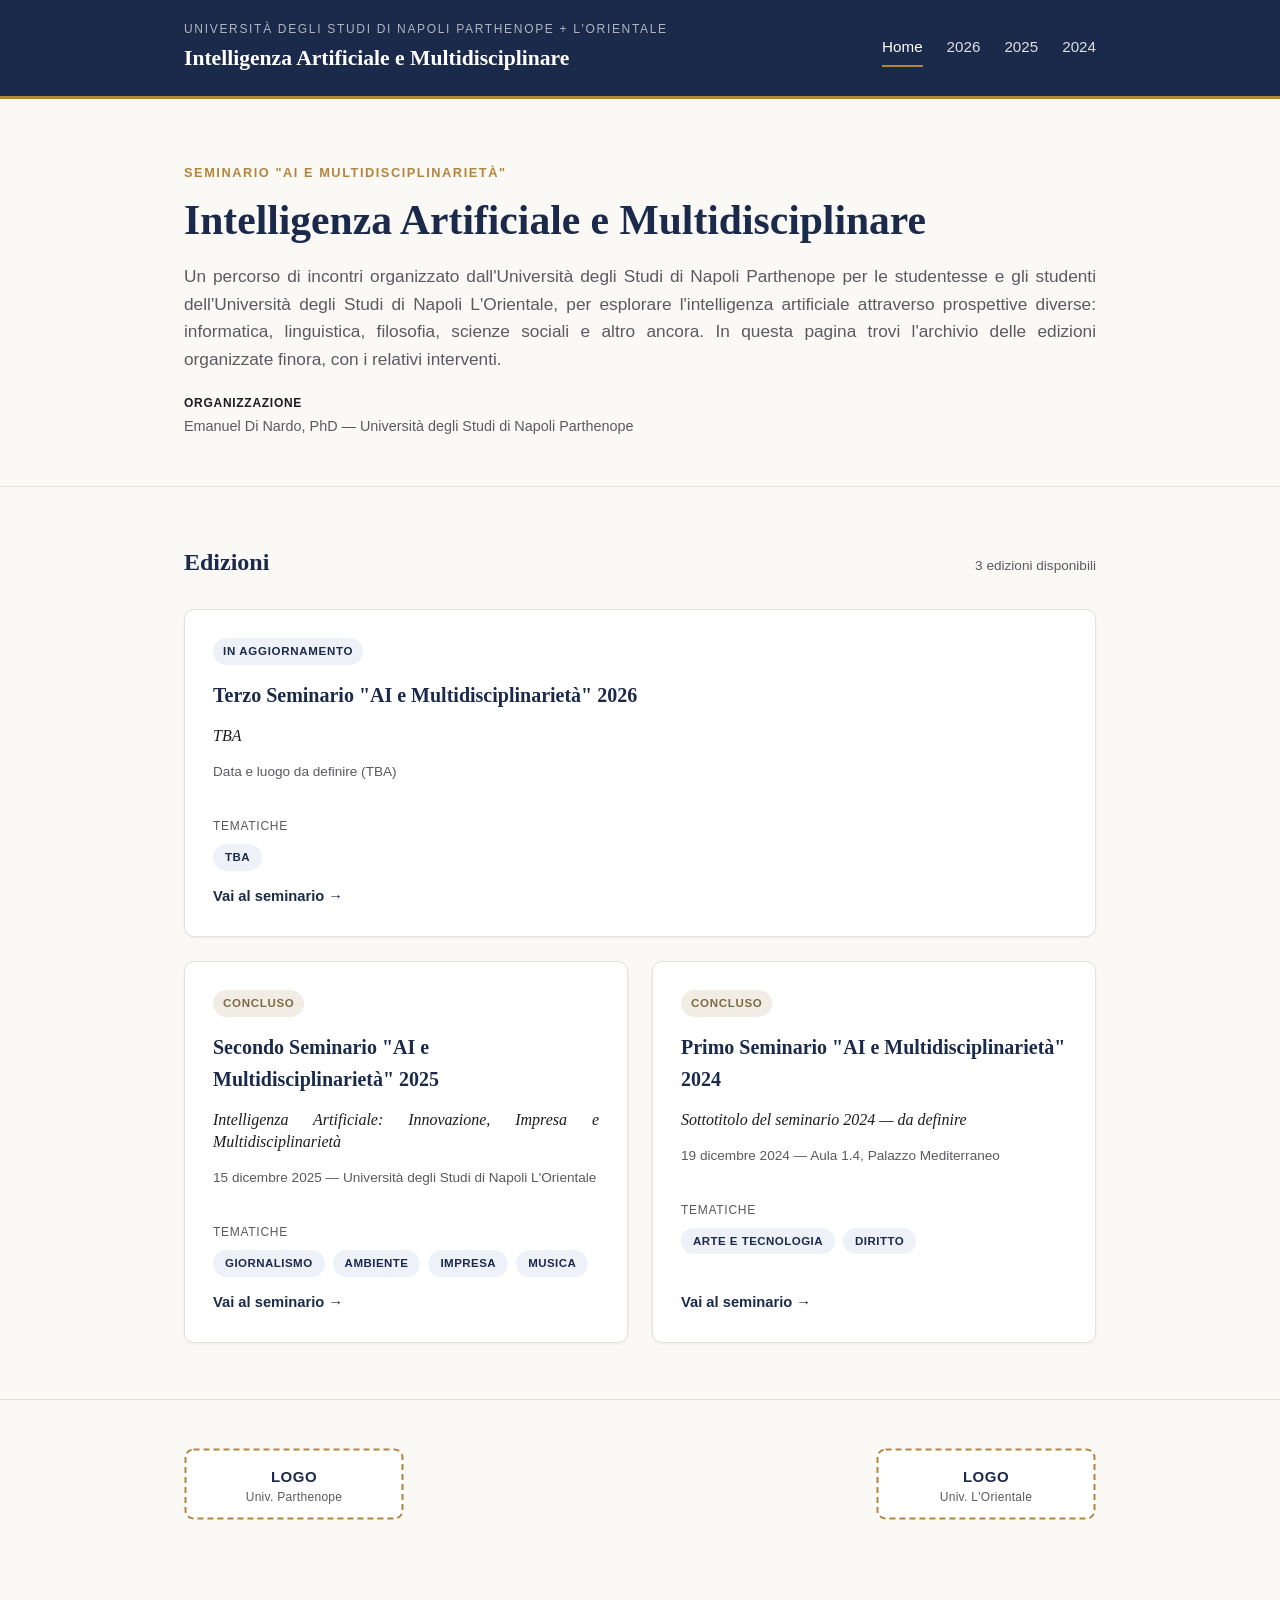
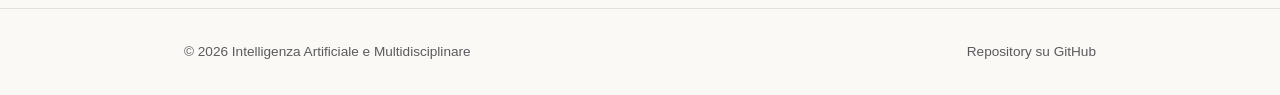
<file: index.html>
<!DOCTYPE html>
<html lang="it">
<head>
  <meta charset="UTF-8">
  <meta name="viewport" content="width=device-width, initial-scale=1.0">
  <title>Intelligenza Artificiale e Multidisciplinare | Seminari</title>
  <meta name="description" content="Seminario &quot;AI e Multidisciplinarietà&quot; — a cura dell'Università degli Studi di Napoli Parthenope, per l'Università degli Studi di Napoli L'Orientale">
  <link rel="stylesheet" href="assets/css/style.css">
</head>
<body>

  <header class="site-header">
    <div class="container">
      <div class="brand">
        <span class="eyebrow">Università degli Studi di Napoli Parthenope + L'Orientale</span>
        <span class="title">Intelligenza Artificiale e Multidisciplinare</span>
      </div>
      <nav class="site-nav">
        <a href="index.html" aria-current="page">Home</a>
        <a href="cicli/2026.html">2026</a>
        <a href="cicli/2025.html">2025</a>
        <a href="cicli/2024.html">2024</a>
      </nav>
    </div>
  </header>

  <section class="hero">
    <div class="container">
      <div class="eyebrow">Seminario "AI e Multidisciplinarietà"</div>
      <h1>Intelligenza Artificiale e Multidisciplinare</h1>
      <p class="lead">
        Un percorso di incontri organizzato dall'Università degli Studi di Napoli Parthenope
        per le studentesse e gli studenti dell'Università degli Studi di Napoli L'Orientale,
        per esplorare l'intelligenza artificiale attraverso prospettive diverse: informatica,
        linguistica, filosofia, scienze sociali e altro ancora. In questa pagina trovi l'archivio
        delle edizioni organizzate finora, con i relativi interventi.
      </p>
      <div class="ciclo-info">
        <div>
          <strong>Organizzazione</strong>
          <span>Emanuel Di Nardo, PhD — Università degli Studi di Napoli Parthenope</span>
        </div>
      </div>
    </div>
  </section>

  <section class="section">
    <div class="container">
      <div class="section-heading">
        <h2>Edizioni</h2>
        <span class="count">3 edizioni disponibili</span>
      </div>

      <div class="ciclo-grid">

        <article class="ciclo-card">
          <span class="status">In aggiornamento</span>
          <h3>Terzo Seminario "AI e Multidisciplinarietà" 2026</h3>
          <p class="card-subtitle">TBA</p>
          <p class="meta">Data e luogo da definire (TBA)</p>
          <div class="topics">
            <span class="topics-label">Tematiche</span>
            <div class="tags">
              <span class="tag">TBA</span>
            </div>
          </div>
          <a class="card-link" href="cicli/2026.html">Vai al seminario →</a>
        </article>

        <article class="ciclo-card">
          <span class="status concluso">Concluso</span>
          <h3>Secondo Seminario "AI e Multidisciplinarietà" 2025</h3>
          <p class="card-subtitle">Intelligenza Artificiale: Innovazione, Impresa e Multidisciplinarietà</p>
          <p class="meta">15 dicembre 2025 — Università degli Studi di Napoli L'Orientale</p>
          <div class="topics">
            <span class="topics-label">Tematiche</span>
            <div class="tags">
              <span class="tag">Giornalismo</span>
              <span class="tag">Ambiente</span>
              <span class="tag">Impresa</span>
              <span class="tag">Musica</span>
            </div>
          </div>
          <a class="card-link" href="cicli/2025.html">Vai al seminario →</a>
        </article>

        <article class="ciclo-card">
          <span class="status concluso">Concluso</span>
          <h3>Primo Seminario "AI e Multidisciplinarietà" 2024</h3>
          <p class="card-subtitle">Sottotitolo del seminario 2024 — da definire</p>
          <p class="meta">19 dicembre 2024 — Aula 1.4, Palazzo Mediterraneo</p>
          <div class="topics">
            <span class="topics-label">Tematiche</span>
            <div class="tags">
              <span class="tag">Arte e Tecnologia</span>
              <span class="tag">Diritto</span>
            </div>
          </div>
          <a class="card-link" href="cicli/2024.html">Vai al seminario →</a>
        </article>

      </div>
    </div>
  </section>

  <section class="partners">
    <div class="container">
      <img class="partner-logo" src="assets/img/logo-parthenope-placeholder.svg" alt="Logo Università degli Studi di Napoli Parthenope (placeholder)">
      <img class="partner-logo" src="assets/img/logo-orientale-placeholder.svg" alt="Logo Università degli Studi di Napoli L'Orientale (placeholder)">
    </div>
  </section>

  <footer class="site-footer">
    <div class="container">
      <span>&copy; <span id="year"></span> Intelligenza Artificiale e Multidisciplinare</span>
      <a href="https://github.com/" target="_blank" rel="noopener">Repository su GitHub</a>
    </div>
  </footer>

  <script>
    document.getElementById('year').textContent = new Date().getFullYear();
  </script>

</body>
</html>
</file>
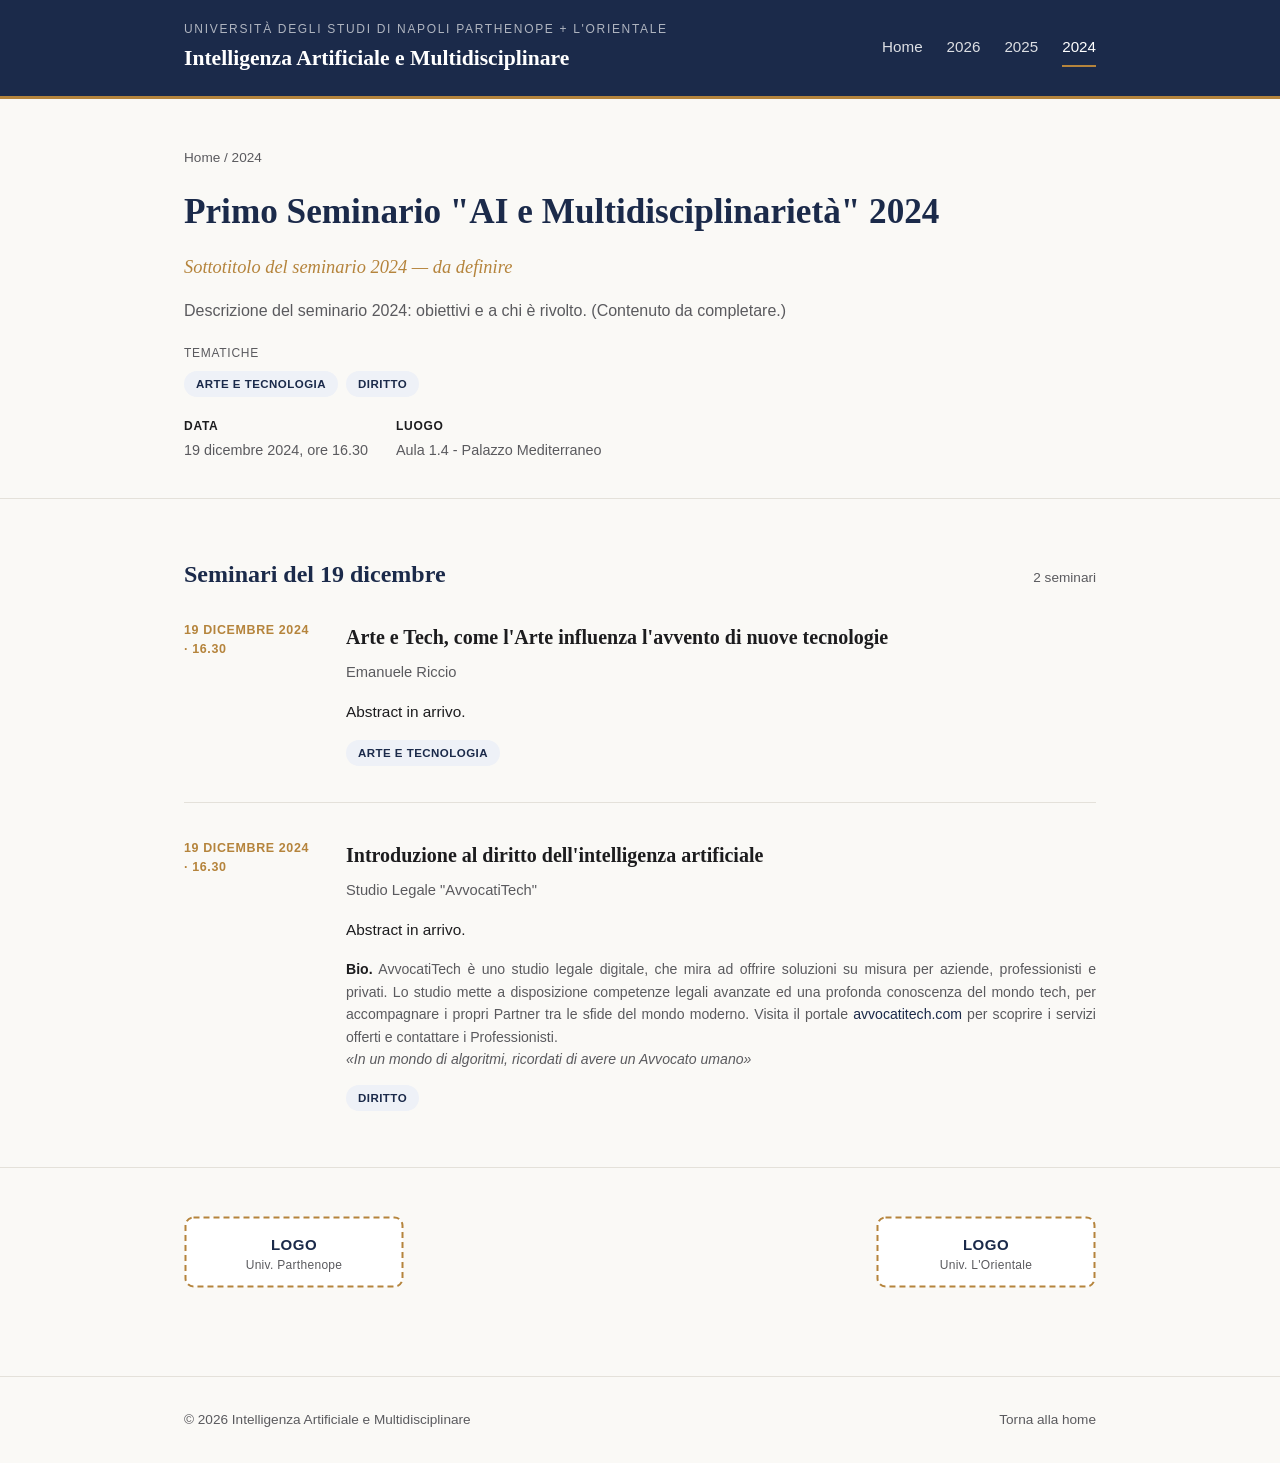
<file: cicli/2024.html>
<!DOCTYPE html>
<html lang="it">
<head>
  <meta charset="UTF-8">
  <meta name="viewport" content="width=device-width, initial-scale=1.0">
  <title>Primo Seminario "AI e Multidisciplinarietà" 2024</title>
  <meta name="description" content="Primo Seminario &quot;AI e Multidisciplinarietà&quot; 2024 — a cura dell'Università degli Studi di Napoli Parthenope, per l'Università degli Studi di Napoli L'Orientale">
  <link rel="stylesheet" href="../assets/css/style.css">
</head>
<body>

  <header class="site-header">
    <div class="container">
      <div class="brand">
        <span class="eyebrow">Università degli Studi di Napoli Parthenope + L'Orientale</span>
        <span class="title">Intelligenza Artificiale e Multidisciplinare</span>
      </div>
      <nav class="site-nav">
        <a href="../index.html">Home</a>
        <a href="2026.html">2026</a>
        <a href="2025.html">2025</a>
        <a href="2024.html" aria-current="page">2024</a>
      </nav>
    </div>
  </header>

  <section class="ciclo-hero">
    <div class="container">
      <div class="breadcrumb"><a href="../index.html">Home</a> / 2024</div>
      <h1>Primo Seminario "AI e Multidisciplinarietà" 2024</h1>
      <p class="tagline">Sottotitolo del seminario 2024 — da definire</p>
      <p class="subtitle">
        Descrizione del seminario 2024: obiettivi e a chi è rivolto.
        (Contenuto da completare.)
      </p>
      <div class="topics">
        <span class="topics-label">Tematiche</span>
        <div class="tags">
          <span class="tag">Arte e Tecnologia</span>
          <span class="tag">Diritto</span>
        </div>
      </div>
      <div class="ciclo-info">
        <div>
          <strong>Data</strong>
          <span>19 dicembre 2024, ore 16.30</span>
        </div>
        <div>
          <strong>Luogo</strong>
          <span>Aula 1.4 - Palazzo Mediterraneo</span>
        </div>
      </div>
    </div>
  </section>

  <section class="section">
    <div class="container">
      <div class="section-heading">
        <h2>Seminari del 19 dicembre</h2>
        <span class="count">2 seminari</span>
      </div>

      <div class="seminar-list">

        <article class="seminar-item">
          <div class="seminar-date">19 dicembre 2024 · 16.30</div>
          <div class="seminar-content">
            <h3>Arte e Tech, come l'Arte influenza l'avvento di nuove tecnologie</h3>
            <div class="speaker">Emanuele Riccio</div>
            <p class="description">Abstract in arrivo.</p>
            <div class="tags">
              <span class="tag">Arte e Tecnologia</span>
            </div>
          </div>
        </article>

        <article class="seminar-item">
          <div class="seminar-date">19 dicembre 2024 · 16.30</div>
          <div class="seminar-content">
            <h3>Introduzione al diritto dell'intelligenza artificiale</h3>
            <div class="speaker">Studio Legale "AvvocatiTech"</div>
            <p class="description">Abstract in arrivo.</p>
            <p class="bio">
              <strong>Bio.</strong> AvvocatiTech è uno studio legale digitale, che mira ad offrire
              soluzioni su misura per aziende, professionisti e privati. Lo studio mette a disposizione
              competenze legali avanzate ed una profonda conoscenza del mondo tech, per accompagnare i
              propri Partner tra le sfide del mondo moderno. Visita il portale
              <a href="https://www.avvocatitech.com/" target="_blank" rel="noopener">avvocatitech.com</a>
              per scoprire i servizi offerti e contattare i Professionisti.<br>
              <em>«In un mondo di algoritmi, ricordati di avere un Avvocato umano»</em>
            </p>
            <div class="tags">
              <span class="tag">Diritto</span>
            </div>
          </div>
        </article>

        <!--
          Struttura da replicare per ogni seminario:

          <article class="seminar-item">
            <div class="seminar-date">GG Mese AAAA · HH.MM</div>
            <div class="seminar-content">
              <h3>Titolo del seminario</h3>
              <div class="speaker">Nome Cognome — Affiliazione</div>
              <p class="description">Breve descrizione/abstract del seminario.</p>
              <p class="bio"><strong>Bio.</strong> Breve biografia del relatore.</p>
              <div class="tags">
                <span class="tag">Presenza / Remoto</span>
                <span class="tag">Argomento</span>
              </div>
            </div>
          </article>
        -->

      </div>
    </div>
  </section>

  <section class="partners">
    <div class="container">
      <img class="partner-logo" src="../assets/img/logo-parthenope-placeholder.svg" alt="Logo Università degli Studi di Napoli Parthenope (placeholder)">
      <img class="partner-logo" src="../assets/img/logo-orientale-placeholder.svg" alt="Logo Università degli Studi di Napoli L'Orientale (placeholder)">
    </div>
  </section>

  <footer class="site-footer">
    <div class="container">
      <span>&copy; <span id="year"></span> Intelligenza Artificiale e Multidisciplinare</span>
      <a href="../index.html">Torna alla home</a>
    </div>
  </footer>

  <script>
    document.getElementById('year').textContent = new Date().getFullYear();
  </script>

</body>
</html>
</file>
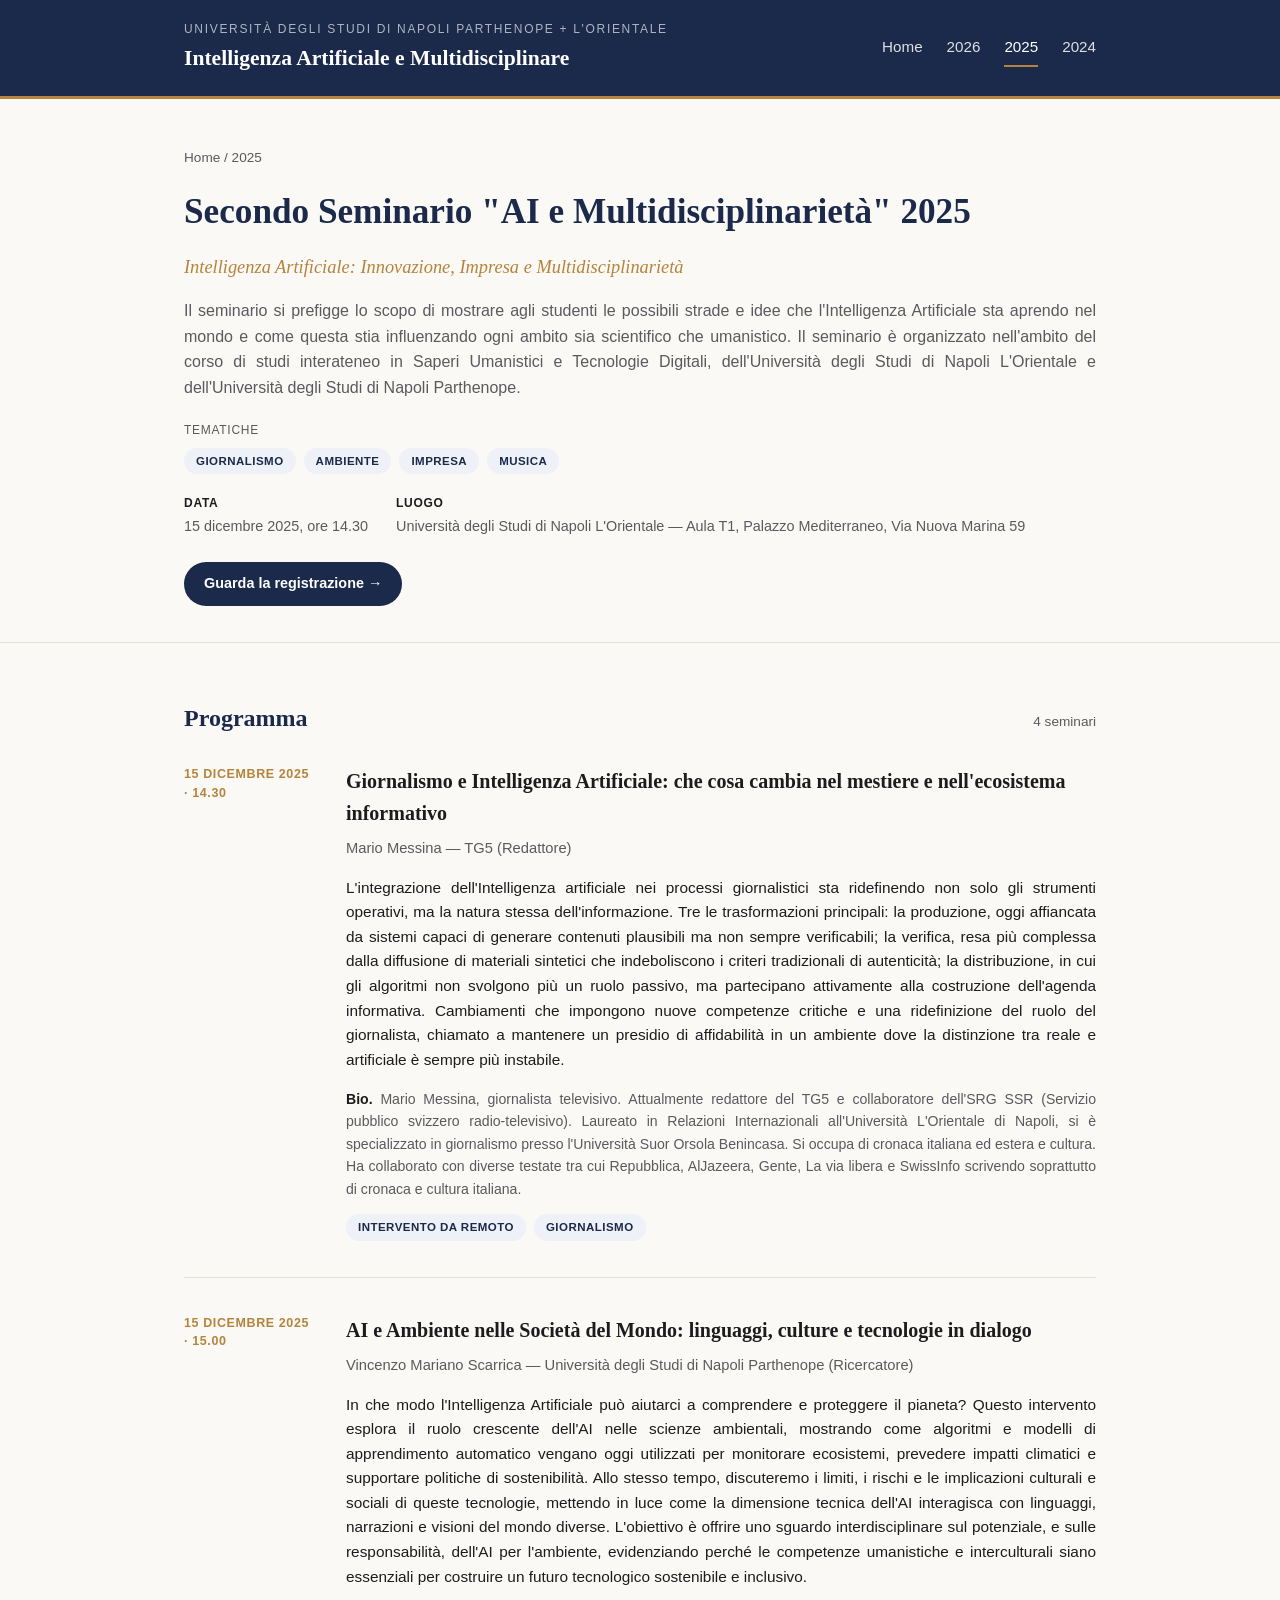
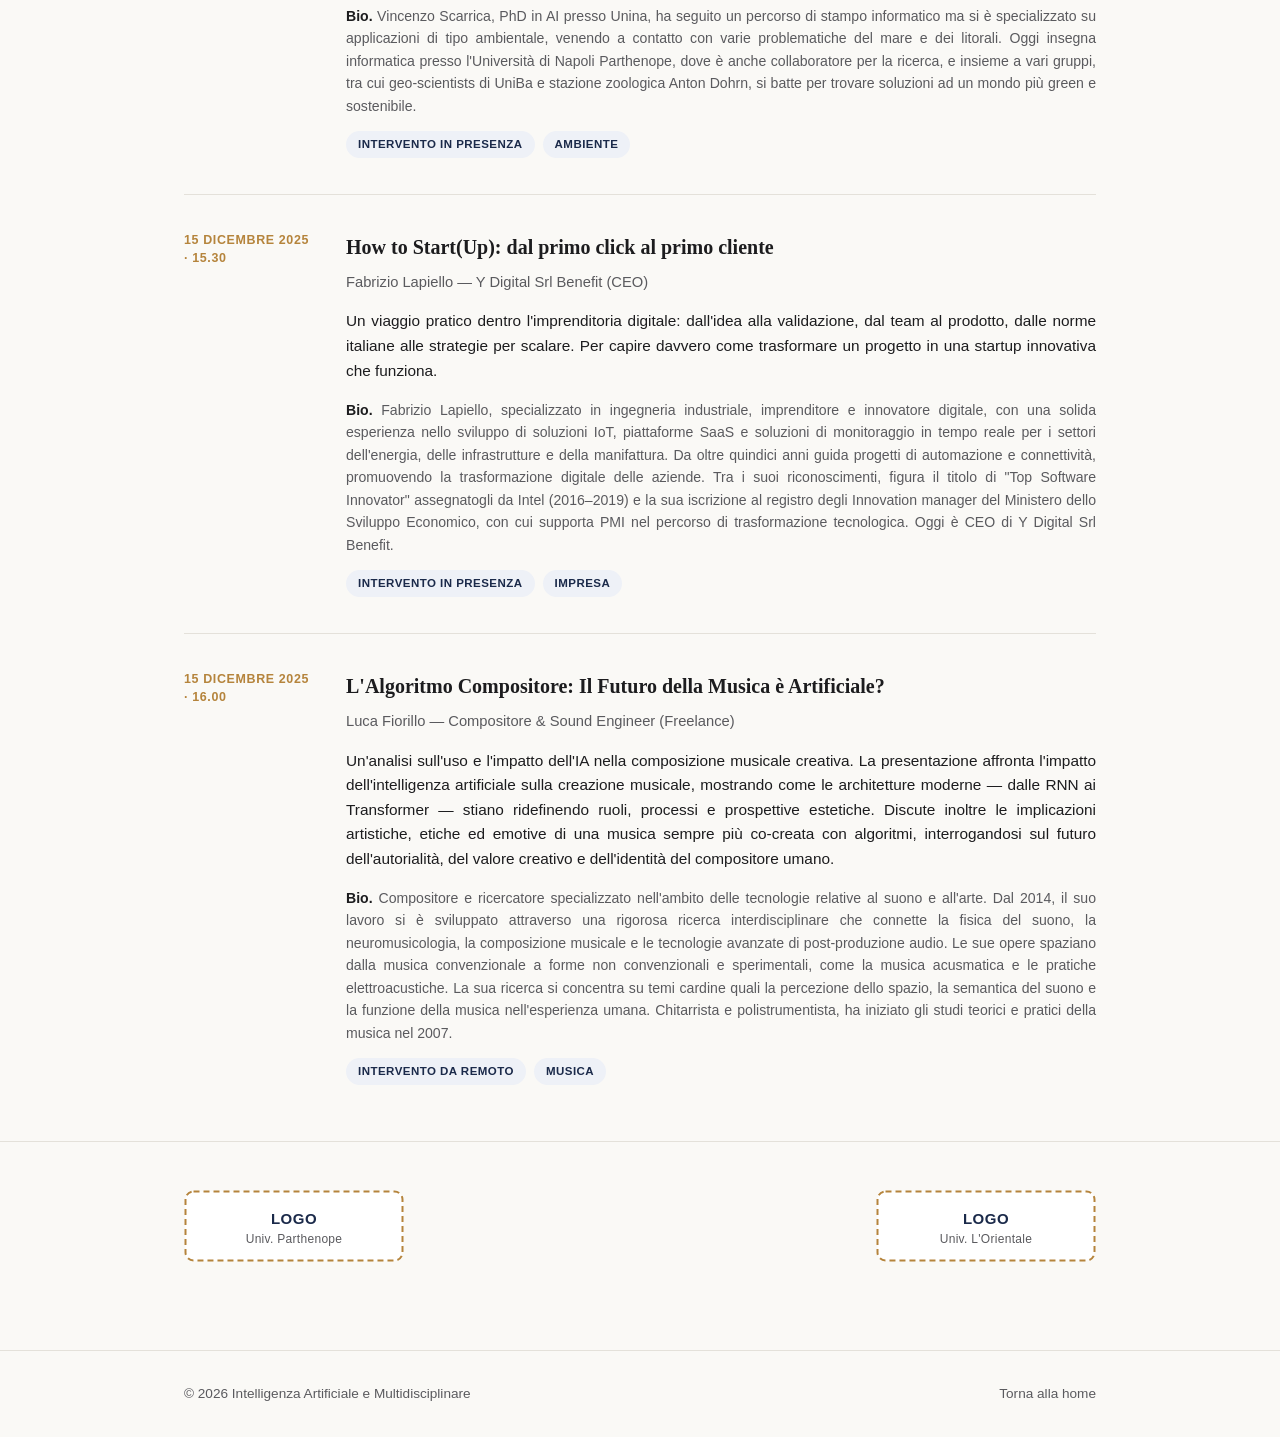
<file: cicli/2025.html>
<!DOCTYPE html>
<html lang="it">
<head>
  <meta charset="UTF-8">
  <meta name="viewport" content="width=device-width, initial-scale=1.0">
  <title>Secondo Seminario "AI e Multidisciplinarietà" 2025</title>
  <meta name="description" content="Intelligenza Artificiale: Innovazione, Impresa e Multidisciplinarietà — Secondo Seminario &quot;AI e Multidisciplinarietà&quot; 2025, a cura dell'Università degli Studi di Napoli Parthenope e dell'Università degli Studi di Napoli L'Orientale">
  <link rel="stylesheet" href="../assets/css/style.css">
</head>
<body>

  <header class="site-header">
    <div class="container">
      <div class="brand">
        <span class="eyebrow">Università degli Studi di Napoli Parthenope + L'Orientale</span>
        <span class="title">Intelligenza Artificiale e Multidisciplinare</span>
      </div>
      <nav class="site-nav">
        <a href="../index.html">Home</a>
        <a href="2026.html">2026</a>
        <a href="2025.html" aria-current="page">2025</a>
        <a href="2024.html">2024</a>
      </nav>
    </div>
  </header>

  <section class="ciclo-hero">
    <div class="container">
      <div class="breadcrumb"><a href="../index.html">Home</a> / 2025</div>
      <h1>Secondo Seminario "AI e Multidisciplinarietà" 2025</h1>
      <p class="tagline">Intelligenza Artificiale: Innovazione, Impresa e Multidisciplinarietà</p>
      <p class="subtitle">
        Il seminario si prefigge lo scopo di mostrare agli studenti le possibili strade e idee che
        l'Intelligenza Artificiale sta aprendo nel mondo e come questa stia influenzando ogni ambito
        sia scientifico che umanistico. Il seminario è organizzato nell'ambito del corso di studi
        interateneo in Saperi Umanistici e Tecnologie Digitali, dell'Università degli Studi di Napoli
        L'Orientale e dell'Università degli Studi di Napoli Parthenope.
      </p>
      <div class="topics">
        <span class="topics-label">Tematiche</span>
        <div class="tags">
          <span class="tag">Giornalismo</span>
          <span class="tag">Ambiente</span>
          <span class="tag">Impresa</span>
          <span class="tag">Musica</span>
        </div>
      </div>
      <div class="ciclo-info">
        <div>
          <strong>Data</strong>
          <span>15 dicembre 2025, ore 14.30</span>
        </div>
        <div>
          <strong>Luogo</strong>
          <span>Università degli Studi di Napoli L'Orientale — Aula T1, Palazzo Mediterraneo, Via Nuova Marina 59</span>
        </div>
      </div>
      <a class="cta-button" href="https://studentiuniparthenope-my.sharepoint.com/:v:/g/personal/emanuel_dinardo_uniparthenope_it/IQClqysfnEwtRpp2sIEWoGoLAbkcIJ4ZtIBwdsquvg1M_XQ?e=wT1ioS&amp;nav=eyJyZWZlcnJhbEluZm8iOnsicmVmZXJyYWxBcHAiOiJTdHJlYW1XZWJBcHAiLCJyZWZlcnJhbFZpZXciOiJTaGFyZURpYWxvZy1MaW5rIiwicmVmZXJyYWxBcHBQbGF0Zm9ybSI6IldlYiIsInJlZmVycmFsTW9kZSI6InZpZXcifX0%3D" target="_blank" rel="noopener">Guarda la registrazione →</a>
    </div>
  </section>

  <section class="section">
    <div class="container">
      <div class="section-heading">
        <h2>Programma</h2>
        <span class="count">4 seminari</span>
      </div>

      <div class="seminar-list">

        <article class="seminar-item">
          <div class="seminar-date">15 dicembre 2025 · 14.30</div>
          <div class="seminar-content">
            <h3>Giornalismo e Intelligenza Artificiale: che cosa cambia nel mestiere e nell'ecosistema informativo</h3>
            <div class="speaker">Mario Messina — TG5 (Redattore)</div>
            <p class="description">
              L'integrazione dell'Intelligenza artificiale nei processi giornalistici sta ridefinendo non
              solo gli strumenti operativi, ma la natura stessa dell'informazione. Tre le trasformazioni
              principali: la produzione, oggi affiancata da sistemi capaci di generare contenuti plausibili
              ma non sempre verificabili; la verifica, resa più complessa dalla diffusione di materiali
              sintetici che indeboliscono i criteri tradizionali di autenticità; la distribuzione, in cui
              gli algoritmi non svolgono più un ruolo passivo, ma partecipano attivamente alla costruzione
              dell'agenda informativa. Cambiamenti che impongono nuove competenze critiche e una
              ridefinizione del ruolo del giornalista, chiamato a mantenere un presidio di affidabilità in
              un ambiente dove la distinzione tra reale e artificiale è sempre più instabile.
            </p>
            <p class="bio">
              <strong>Bio.</strong> Mario Messina, giornalista televisivo. Attualmente redattore del TG5 e
              collaboratore dell'SRG SSR (Servizio pubblico svizzero radio-televisivo). Laureato in
              Relazioni Internazionali all'Università L'Orientale di Napoli, si è specializzato in
              giornalismo presso l'Università Suor Orsola Benincasa. Si occupa di cronaca italiana ed
              estera e cultura. Ha collaborato con diverse testate tra cui Repubblica, AlJazeera, Gente,
              La via libera e SwissInfo scrivendo soprattutto di cronaca e cultura italiana.
            </p>
            <div class="tags">
              <span class="tag">Intervento da remoto</span>
              <span class="tag">Giornalismo</span>
            </div>
          </div>
        </article>

        <article class="seminar-item">
          <div class="seminar-date">15 dicembre 2025 · 15.00</div>
          <div class="seminar-content">
            <h3>AI e Ambiente nelle Società del Mondo: linguaggi, culture e tecnologie in dialogo</h3>
            <div class="speaker">Vincenzo Mariano Scarrica — Università degli Studi di Napoli Parthenope (Ricercatore)</div>
            <p class="description">
              In che modo l'Intelligenza Artificiale può aiutarci a comprendere e proteggere il pianeta?
              Questo intervento esplora il ruolo crescente dell'AI nelle scienze ambientali, mostrando come
              algoritmi e modelli di apprendimento automatico vengano oggi utilizzati per monitorare
              ecosistemi, prevedere impatti climatici e supportare politiche di sostenibilità. Allo stesso
              tempo, discuteremo i limiti, i rischi e le implicazioni culturali e sociali di queste
              tecnologie, mettendo in luce come la dimensione tecnica dell'AI interagisca con linguaggi,
              narrazioni e visioni del mondo diverse. L'obiettivo è offrire uno sguardo interdisciplinare
              sul potenziale, e sulle responsabilità, dell'AI per l'ambiente, evidenziando perché le
              competenze umanistiche e interculturali siano essenziali per costruire un futuro tecnologico
              sostenibile e inclusivo.
            </p>
            <p class="bio">
              <strong>Bio.</strong> Vincenzo Scarrica, PhD in AI presso Unina, ha seguito un percorso di
              stampo informatico ma si è specializzato su applicazioni di tipo ambientale, venendo a
              contatto con varie problematiche del mare e dei litorali. Oggi insegna informatica presso
              l'Università di Napoli Parthenope, dove è anche collaboratore per la ricerca, e insieme a
              vari gruppi, tra cui geo-scientists di UniBa e stazione zoologica Anton Dohrn, si batte per
              trovare soluzioni ad un mondo più green e sostenibile.
            </p>
            <div class="tags">
              <span class="tag">Intervento in presenza</span>
              <span class="tag">Ambiente</span>
            </div>
          </div>
        </article>

        <article class="seminar-item">
          <div class="seminar-date">15 dicembre 2025 · 15.30</div>
          <div class="seminar-content">
            <h3>How to Start(Up): dal primo click al primo cliente</h3>
            <div class="speaker">Fabrizio Lapiello — Y Digital Srl Benefit (CEO)</div>
            <p class="description">
              Un viaggio pratico dentro l'imprenditoria digitale: dall'idea alla validazione, dal team al
              prodotto, dalle norme italiane alle strategie per scalare. Per capire davvero come
              trasformare un progetto in una startup innovativa che funziona.
            </p>
            <p class="bio">
              <strong>Bio.</strong> Fabrizio Lapiello, specializzato in ingegneria industriale,
              imprenditore e innovatore digitale, con una solida esperienza nello sviluppo di soluzioni
              IoT, piattaforme SaaS e soluzioni di monitoraggio in tempo reale per i settori dell'energia,
              delle infrastrutture e della manifattura. Da oltre quindici anni guida progetti di
              automazione e connettività, promuovendo la trasformazione digitale delle aziende. Tra i suoi
              riconoscimenti, figura il titolo di "Top Software Innovator" assegnatogli da Intel
              (2016–2019) e la sua iscrizione al registro degli Innovation manager del Ministero dello
              Sviluppo Economico, con cui supporta PMI nel percorso di trasformazione tecnologica. Oggi è
              CEO di Y Digital Srl Benefit.
            </p>
            <div class="tags">
              <span class="tag">Intervento in presenza</span>
              <span class="tag">Impresa</span>
            </div>
          </div>
        </article>

        <article class="seminar-item">
          <div class="seminar-date">15 dicembre 2025 · 16.00</div>
          <div class="seminar-content">
            <h3>L'Algoritmo Compositore: Il Futuro della Musica è Artificiale?</h3>
            <div class="speaker">Luca Fiorillo — Compositore &amp; Sound Engineer (Freelance)</div>
            <p class="description">
              Un'analisi sull'uso e l'impatto dell'IA nella composizione musicale creativa. La
              presentazione affronta l'impatto dell'intelligenza artificiale sulla creazione musicale,
              mostrando come le architetture moderne — dalle RNN ai Transformer — stiano ridefinendo
              ruoli, processi e prospettive estetiche. Discute inoltre le implicazioni artistiche, etiche
              ed emotive di una musica sempre più co-creata con algoritmi, interrogandosi sul futuro
              dell'autorialità, del valore creativo e dell'identità del compositore umano.
            </p>
            <p class="bio">
              <strong>Bio.</strong> Compositore e ricercatore specializzato nell'ambito delle tecnologie
              relative al suono e all'arte. Dal 2014, il suo lavoro si è sviluppato attraverso una
              rigorosa ricerca interdisciplinare che connette la fisica del suono, la neuromusicologia, la
              composizione musicale e le tecnologie avanzate di post-produzione audio. Le sue opere
              spaziano dalla musica convenzionale a forme non convenzionali e sperimentali, come la musica
              acusmatica e le pratiche elettroacustiche. La sua ricerca si concentra su temi cardine quali
              la percezione dello spazio, la semantica del suono e la funzione della musica nell'esperienza
              umana. Chitarrista e polistrumentista, ha iniziato gli studi teorici e pratici della musica
              nel 2007.
            </p>
            <div class="tags">
              <span class="tag">Intervento da remoto</span>
              <span class="tag">Musica</span>
            </div>
          </div>
        </article>

      </div>
    </div>
  </section>

  <section class="partners">
    <div class="container">
      <img class="partner-logo" src="../assets/img/logo-parthenope-placeholder.svg" alt="Logo Università degli Studi di Napoli Parthenope (placeholder)">
      <img class="partner-logo" src="../assets/img/logo-orientale-placeholder.svg" alt="Logo Università degli Studi di Napoli L'Orientale (placeholder)">
    </div>
  </section>

  <footer class="site-footer">
    <div class="container">
      <span>&copy; <span id="year"></span> Intelligenza Artificiale e Multidisciplinare</span>
      <a href="../index.html">Torna alla home</a>
    </div>
  </footer>

  <script>
    document.getElementById('year').textContent = new Date().getFullYear();
  </script>

</body>
</html>
</file>
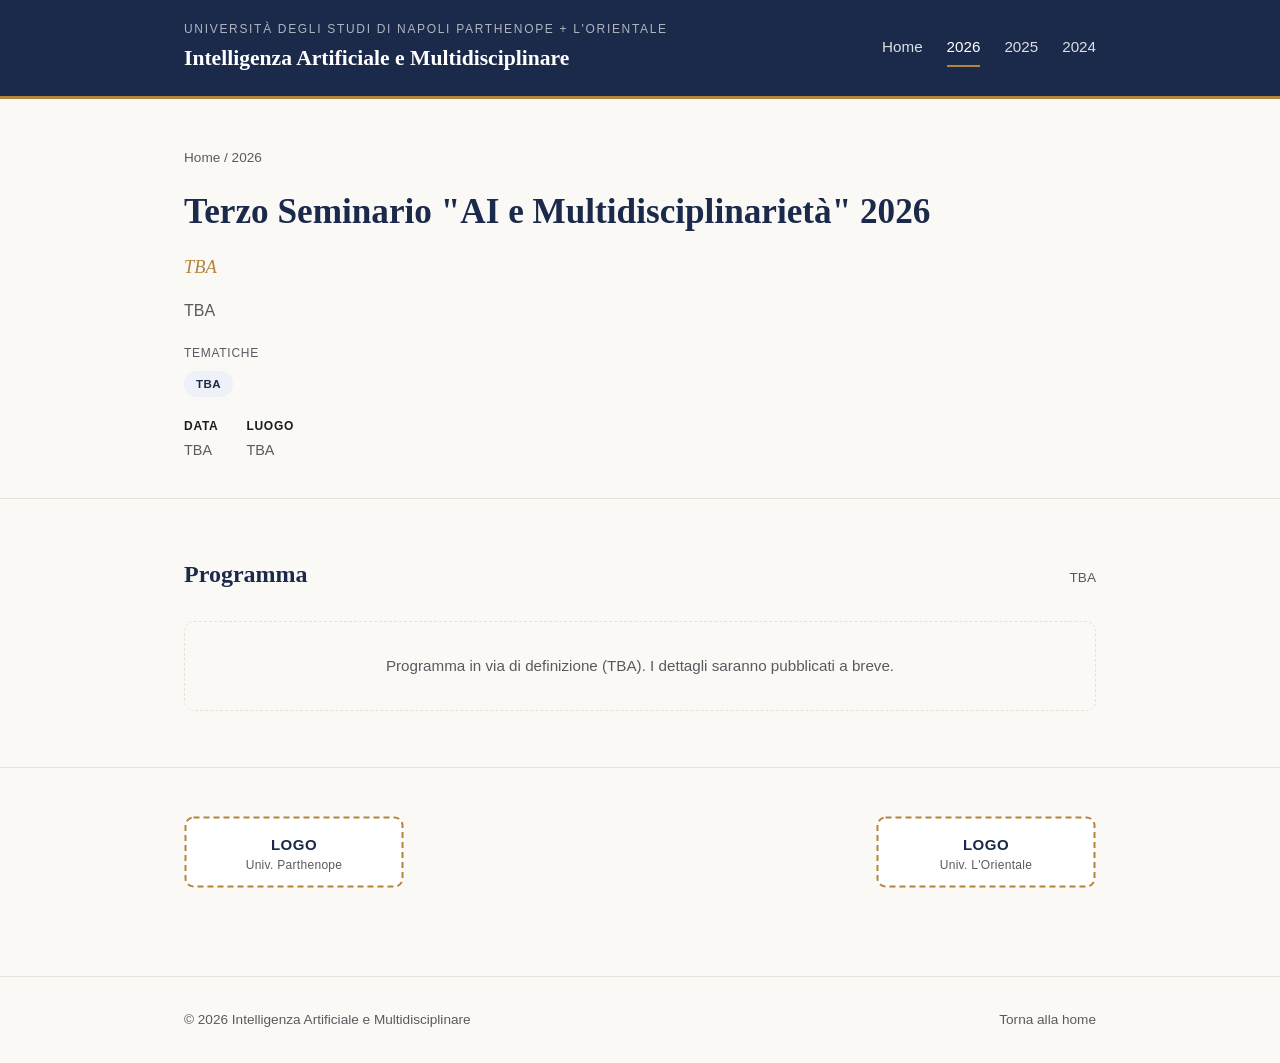
<file: cicli/2026.html>
<!DOCTYPE html>
<html lang="it">
<head>
  <meta charset="UTF-8">
  <meta name="viewport" content="width=device-width, initial-scale=1.0">
  <title>Terzo Seminario "AI e Multidisciplinarietà" 2026</title>
  <meta name="description" content="Terzo Seminario &quot;AI e Multidisciplinarietà&quot; 2026 — a cura dell'Università degli Studi di Napoli Parthenope, per l'Università degli Studi di Napoli L'Orientale">
  <link rel="stylesheet" href="../assets/css/style.css">
</head>
<body>

  <header class="site-header">
    <div class="container">
      <div class="brand">
        <span class="eyebrow">Università degli Studi di Napoli Parthenope + L'Orientale</span>
        <span class="title">Intelligenza Artificiale e Multidisciplinare</span>
      </div>
      <nav class="site-nav">
        <a href="../index.html">Home</a>
        <a href="2026.html" aria-current="page">2026</a>
        <a href="2025.html">2025</a>
        <a href="2024.html">2024</a>
      </nav>
    </div>
  </header>

  <section class="ciclo-hero">
    <div class="container">
      <div class="breadcrumb"><a href="../index.html">Home</a> / 2026</div>
      <h1>Terzo Seminario "AI e Multidisciplinarietà" 2026</h1>
      <p class="tagline">TBA</p>
      <p class="subtitle">
        TBA
      </p>
      <div class="topics">
        <span class="topics-label">Tematiche</span>
        <div class="tags">
          <span class="tag">TBA</span>
        </div>
      </div>
      <div class="ciclo-info">
        <div>
          <strong>Data</strong>
          <span>TBA</span>
        </div>
        <div>
          <strong>Luogo</strong>
          <span>TBA</span>
        </div>
      </div>
    </div>
  </section>

  <section class="section">
    <div class="container">
      <div class="section-heading">
        <h2>Programma</h2>
        <span class="count">TBA</span>
      </div>

      <div class="seminar-list">
        <!--
          Struttura da replicare per ogni seminario:

          <article class="seminar-item">
            <div class="seminar-date">GG Mese AAAA · HH.MM</div>
            <div class="seminar-content">
              <h3>Titolo del seminario</h3>
              <div class="speaker">Nome Cognome — Affiliazione</div>
              <p class="description">Breve descrizione/abstract del seminario.</p>
              <p class="bio"><strong>Bio.</strong> Breve biografia del relatore.</p>
              <div class="tags">
                <span class="tag">Presenza / Remoto</span>
                <span class="tag">Argomento</span>
              </div>
            </div>
          </article>
        -->

        <div class="empty-state">
          Programma in via di definizione (TBA). I dettagli saranno pubblicati a breve.
        </div>
      </div>
    </div>
  </section>

  <section class="partners">
    <div class="container">
      <img class="partner-logo" src="../assets/img/logo-parthenope-placeholder.svg" alt="Logo Università degli Studi di Napoli Parthenope (placeholder)">
      <img class="partner-logo" src="../assets/img/logo-orientale-placeholder.svg" alt="Logo Università degli Studi di Napoli L'Orientale (placeholder)">
    </div>
  </section>

  <footer class="site-footer">
    <div class="container">
      <span>&copy; <span id="year"></span> Intelligenza Artificiale e Multidisciplinare</span>
      <a href="../index.html">Torna alla home</a>
    </div>
  </footer>

  <script>
    document.getElementById('year').textContent = new Date().getFullYear();
  </script>

</body>
</html>
</file>
<file: assets/css/style.css>
/* ===========================================================
   Intelligenza Artificiale Multidisciplinare — stile condiviso
   =========================================================== */

:root {
  --color-bg: #faf9f6;
  --color-surface: #ffffff;
  --color-text: #1c1c1e;
  --color-text-muted: #5a5a5e;
  --color-primary: #1b2a4a;   /* blu accademico profondo */
  --color-primary-dark: #101b33;
  --color-accent: #b5843c;    /* oro/ottone, richiamo accademico */
  --color-border: #e4e1da;
  --color-tag-bg: #eef1f7;
  --color-tag-text: #1b2a4a;

  --font-serif: "Iowan Old Style", "Palatino Linotype", Palatino, Georgia, serif;
  --font-sans: -apple-system, BlinkMacSystemFont, "Segoe UI", Roboto, Helvetica, Arial, sans-serif;

  --max-width: 960px;
  --radius: 10px;
  --shadow-sm: 0 1px 3px rgba(20, 20, 30, 0.06);
  --shadow-md: 0 6px 24px rgba(20, 20, 30, 0.08);
}

* { box-sizing: border-box; }

html { scroll-behavior: smooth; }

body {
  margin: 0;
  background: var(--color-bg);
  color: var(--color-text);
  font-family: var(--font-sans);
  line-height: 1.6;
  -webkit-font-smoothing: antialiased;
}

img { max-width: 100%; display: block; }

a { color: var(--color-primary); text-decoration: none; }
a:hover { color: var(--color-accent); }

.container {
  max-width: var(--max-width);
  margin: 0 auto;
  padding: 0 24px;
}

/* ---------- Header ---------- */

.site-header {
  background: var(--color-primary);
  color: #fff;
  border-bottom: 3px solid var(--color-accent);
}

.site-header .container {
  display: flex;
  align-items: center;
  justify-content: space-between;
  padding-top: 20px;
  padding-bottom: 20px;
  flex-wrap: wrap;
  gap: 12px;
}

.brand {
  display: flex;
  flex-direction: column;
  gap: 2px;
}

.brand .eyebrow {
  font-size: 0.75rem;
  letter-spacing: 0.14em;
  text-transform: uppercase;
  color: rgba(255, 255, 255, 0.65);
}

.brand .title {
  font-family: var(--font-serif);
  font-size: 1.35rem;
  font-weight: 600;
  color: #fff;
}

.site-nav {
  display: flex;
  gap: 24px;
  flex-wrap: wrap;
}

.site-nav a {
  color: rgba(255, 255, 255, 0.85);
  font-size: 0.95rem;
  font-weight: 500;
  padding: 6px 0;
  border-bottom: 2px solid transparent;
}

.site-nav a:hover,
.site-nav a[aria-current="page"] {
  color: #fff;
  border-bottom-color: var(--color-accent);
}


/* ---------- Hero ---------- */

.hero {
  padding: 64px 0 48px;
  border-bottom: 1px solid var(--color-border);
}

.hero .eyebrow {
  color: var(--color-accent);
  text-transform: uppercase;
  letter-spacing: 0.12em;
  font-size: 0.8rem;
  font-weight: 700;
  margin-bottom: 12px;
}

.hero h1 {
  font-family: var(--font-serif);
  font-size: clamp(1.9rem, 3.4vw, 2.6rem);
  line-height: 1.25;
  margin: 0 0 16px;
  color: var(--color-primary);
}

.hero p.lead {
  font-size: 1.08rem;
  color: var(--color-text-muted);
  margin: 0;
  text-align: justify;
  text-justify: inter-word;
  hyphens: auto;
}

/* ---------- Sections ---------- */

.section {
  padding: 56px 0;
}

.section-heading {
  display: flex;
  align-items: baseline;
  justify-content: space-between;
  margin-bottom: 28px;
  gap: 16px;
  flex-wrap: wrap;
}

.section-heading h2 {
  font-family: var(--font-serif);
  font-size: 1.5rem;
  margin: 0;
  color: var(--color-primary);
}

.section-heading .count {
  font-size: 0.85rem;
  color: var(--color-text-muted);
}

/* ---------- Ciclo cards (homepage) ---------- */

.ciclo-grid {
  display: grid;
  grid-template-columns: repeat(2, 1fr);
  gap: 24px;
}

.ciclo-grid .ciclo-card:first-child {
  grid-column: 1 / -1;
}

@media (max-width: 640px) {
  .ciclo-grid {
    grid-template-columns: 1fr;
  }
}

.ciclo-card {
  background: var(--color-surface);
  border: 1px solid var(--color-border);
  border-radius: var(--radius);
  padding: 28px;
  box-shadow: var(--shadow-sm);
  transition: box-shadow 0.2s ease, transform 0.2s ease;
  display: flex;
  flex-direction: column;
  gap: 14px;
}

.ciclo-card:hover {
  box-shadow: var(--shadow-md);
  transform: translateY(-2px);
}

.ciclo-card .status {
  align-self: flex-start;
  font-size: 0.72rem;
  font-weight: 700;
  text-transform: uppercase;
  letter-spacing: 0.06em;
  padding: 4px 10px;
  border-radius: 999px;
  background: var(--color-tag-bg);
  color: var(--color-tag-text);
}

.ciclo-card .status.concluso {
  background: #f1ede4;
  color: #7a6a45;
}

.ciclo-card h3 {
  font-family: var(--font-serif);
  font-size: 1.25rem;
  margin: 0;
  color: var(--color-primary);
}

.ciclo-card p {
  margin: 0;
  color: var(--color-text-muted);
  font-size: 0.95rem;
  text-align: justify;
  text-justify: inter-word;
  hyphens: auto;
}

.ciclo-card .meta {
  font-size: 0.85rem;
  color: var(--color-text-muted);
}

.ciclo-card .card-subtitle {
  font-family: var(--font-serif);
  font-style: italic;
  color: var(--color-text);
  font-size: 1rem;
  line-height: 1.4;
}

.ciclo-card .card-link {
  margin-top: auto;
  font-weight: 600;
  font-size: 0.92rem;
  display: inline-flex;
  align-items: center;
  gap: 6px;
}

/* ---------- Seminar list (ciclo pages) ---------- */

.seminar-list {
  display: flex;
  flex-direction: column;
}

.seminar-item {
  display: grid;
  grid-template-columns: 130px 1fr;
  gap: 32px;
  padding: 36px 0;
  border-bottom: 1px solid var(--color-border);
}

.seminar-item:first-child {
  padding-top: 0;
}

.seminar-item:last-child {
  border-bottom: none;
  padding-bottom: 0;
}

.seminar-item .seminar-date {
  font-size: 0.78rem;
  font-weight: 700;
  text-transform: uppercase;
  letter-spacing: 0.05em;
  color: var(--color-accent);
  line-height: 1.5;
}

.seminar-item .seminar-content {
  min-width: 0;
}

.seminar-item h3 {
  font-family: var(--font-serif);
  font-size: 1.25rem;
  font-weight: 600;
  margin: 0 0 8px;
  color: var(--color-text);
}

.seminar-item .speaker {
  font-size: 0.92rem;
  color: var(--color-text-muted);
  margin-bottom: 14px;
}

.seminar-item .description {
  font-size: 0.96rem;
  color: var(--color-text);
  text-align: justify;
  text-justify: inter-word;
  hyphens: auto;
}

.seminar-item .bio {
  margin-top: 14px;
  font-size: 0.88rem;
  color: var(--color-text-muted);
  text-align: justify;
  text-justify: inter-word;
  hyphens: auto;
}

.seminar-item .bio strong {
  color: var(--color-text);
  font-weight: 600;
}

.tags {
  display: flex;
  gap: 8px;
  flex-wrap: wrap;
}

.seminar-item .tags {
  margin-top: 14px;
}

.tag {
  font-size: 0.72rem;
  font-weight: 600;
  text-transform: uppercase;
  letter-spacing: 0.04em;
  background: var(--color-tag-bg);
  color: var(--color-tag-text);
  padding: 4px 12px;
  border-radius: 999px;
}

@media (max-width: 640px) {
  .seminar-item {
    grid-template-columns: 1fr;
    gap: 8px;
  }
}

.empty-state {
  border: 1px dashed var(--color-border);
  border-radius: var(--radius);
  padding: 32px;
  text-align: center;
  color: var(--color-text-muted);
  font-size: 0.95rem;
}

/* ---------- Ciclo page header ---------- */

.ciclo-hero {
  padding: 48px 0 36px;
  border-bottom: 1px solid var(--color-border);
}

.breadcrumb {
  font-size: 0.85rem;
  color: var(--color-text-muted);
  margin-bottom: 16px;
}

.breadcrumb a { color: var(--color-text-muted); }
.breadcrumb a:hover { color: var(--color-primary); }

.ciclo-hero h1 {
  font-family: var(--font-serif);
  font-size: clamp(1.7rem, 3vw, 2.2rem);
  color: var(--color-primary);
  margin: 0 0 12px;
}

.ciclo-hero .tagline {
  font-family: var(--font-serif);
  font-style: italic;
  font-size: 1.15rem;
  color: var(--color-accent);
  max-width: 700px;
  margin: 0 0 16px;
}

.ciclo-hero .subtitle {
  color: var(--color-text-muted);
  font-size: 1rem;
  text-align: justify;
  text-justify: inter-word;
  hyphens: auto;
}

.topics {
  margin-top: 20px;
}

.topics .topics-label {
  display: block;
  font-size: 0.75rem;
  text-transform: uppercase;
  letter-spacing: 0.06em;
  color: var(--color-text-muted);
  margin-bottom: 8px;
}

.ciclo-info {
  display: flex;
  gap: 28px;
  flex-wrap: wrap;
  margin-top: 20px;
  font-size: 0.9rem;
  color: var(--color-text-muted);
}

.ciclo-info strong {
  color: var(--color-text);
  display: block;
  font-size: 0.75rem;
  text-transform: uppercase;
  letter-spacing: 0.06em;
  margin-bottom: 2px;
}

.cta-button {
  display: inline-flex;
  align-items: center;
  gap: 6px;
  margin-top: 24px;
  padding: 10px 20px;
  background: var(--color-primary);
  color: #fff;
  font-size: 0.9rem;
  font-weight: 600;
  border-radius: 999px;
  transition: background 0.2s ease;
}

.cta-button:hover {
  background: var(--color-primary-dark);
  color: #fff;
}

/* ---------- Partners ---------- */

.partners {
  padding: 48px 0;
  border-top: 1px solid var(--color-border);
}

.partners .container {
  display: flex;
  justify-content: space-between;
  align-items: center;
  flex-wrap: wrap;
  gap: 32px;
}

.partner-logo {
  height: 72px;
  width: auto;
}

@media (max-width: 500px) {
  .partners .container {
    justify-content: center;
  }
}

/* ---------- Footer ---------- */

.site-footer {
  border-top: 1px solid var(--color-border);
  padding: 32px 0;
  margin-top: 40px;
}

.site-footer .container {
  display: flex;
  justify-content: space-between;
  align-items: center;
  flex-wrap: wrap;
  gap: 12px;
  font-size: 0.85rem;
  color: var(--color-text-muted);
}

.site-footer a { color: var(--color-text-muted); }
.site-footer a:hover { color: var(--color-primary); }

@media (max-width: 600px) {
  .site-header .container { flex-direction: column; align-items: flex-start; }
  .ciclo-info { gap: 16px; }
}
</file>
